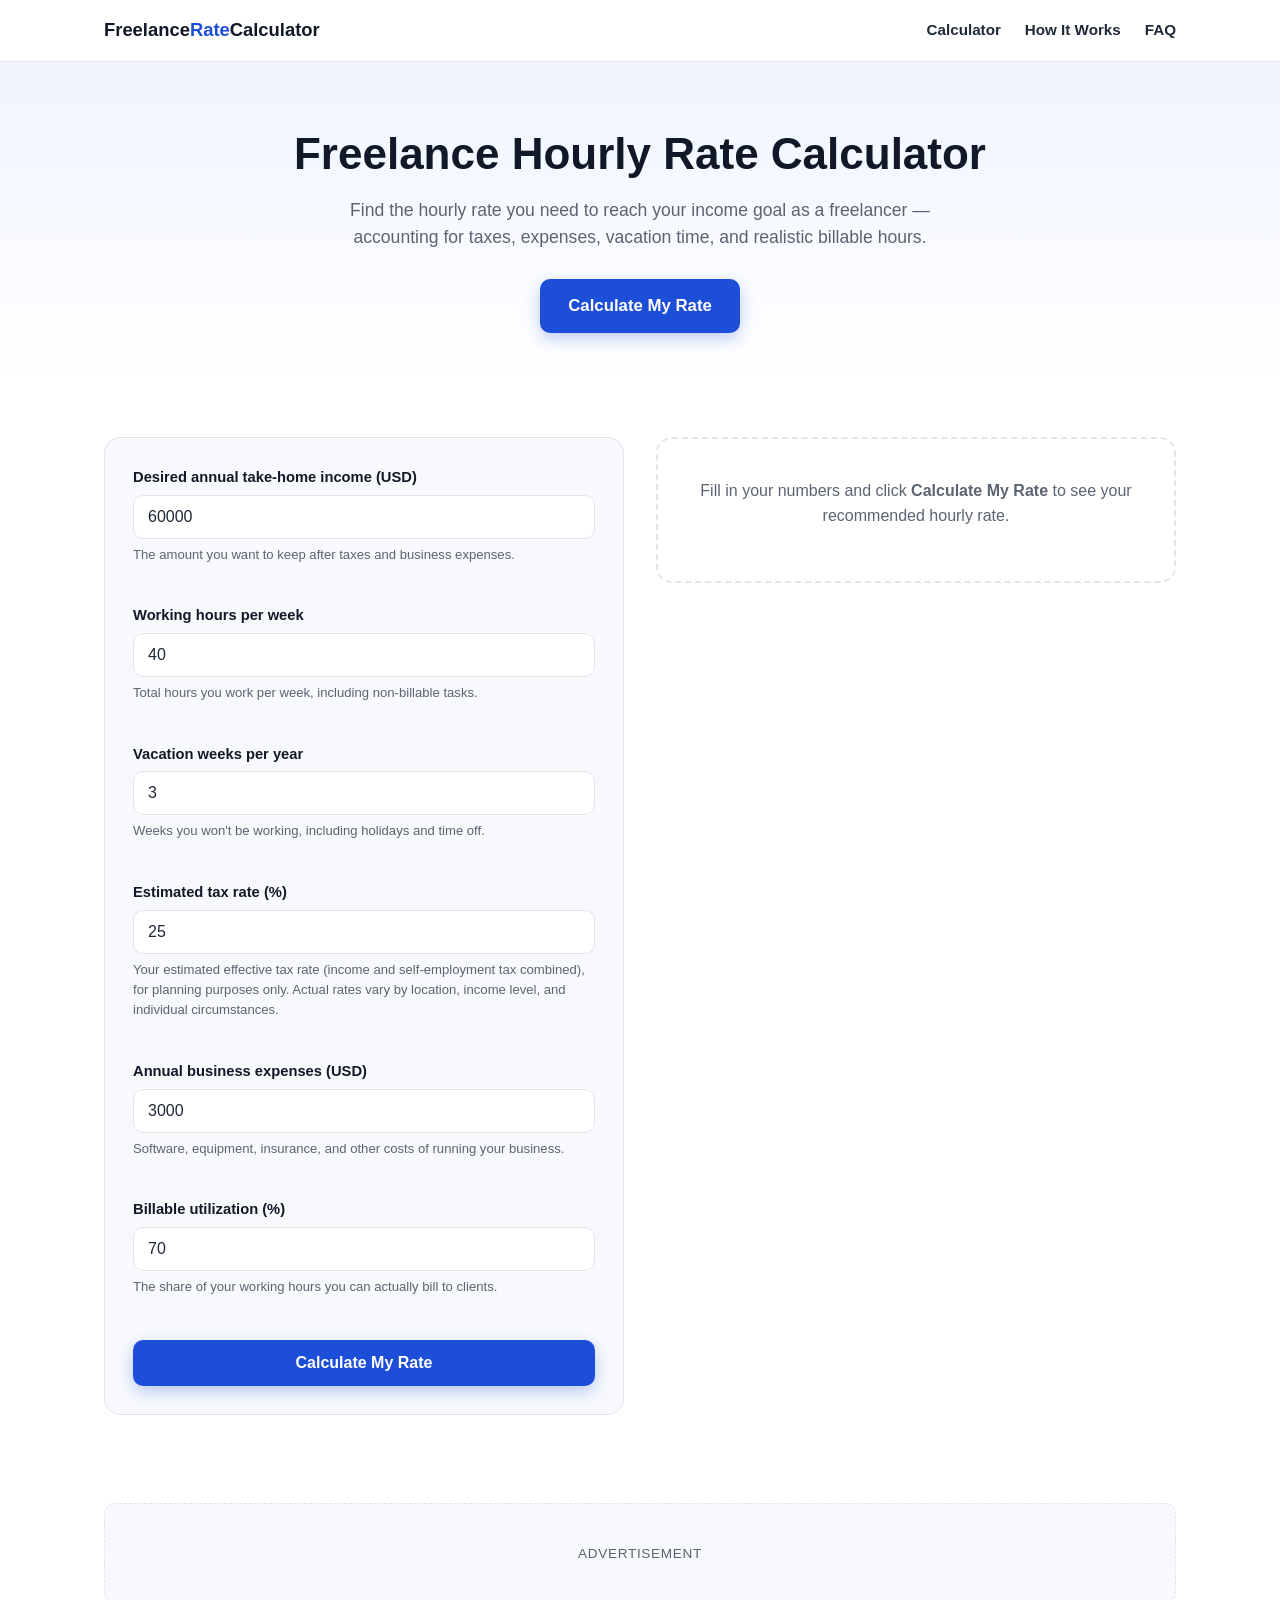
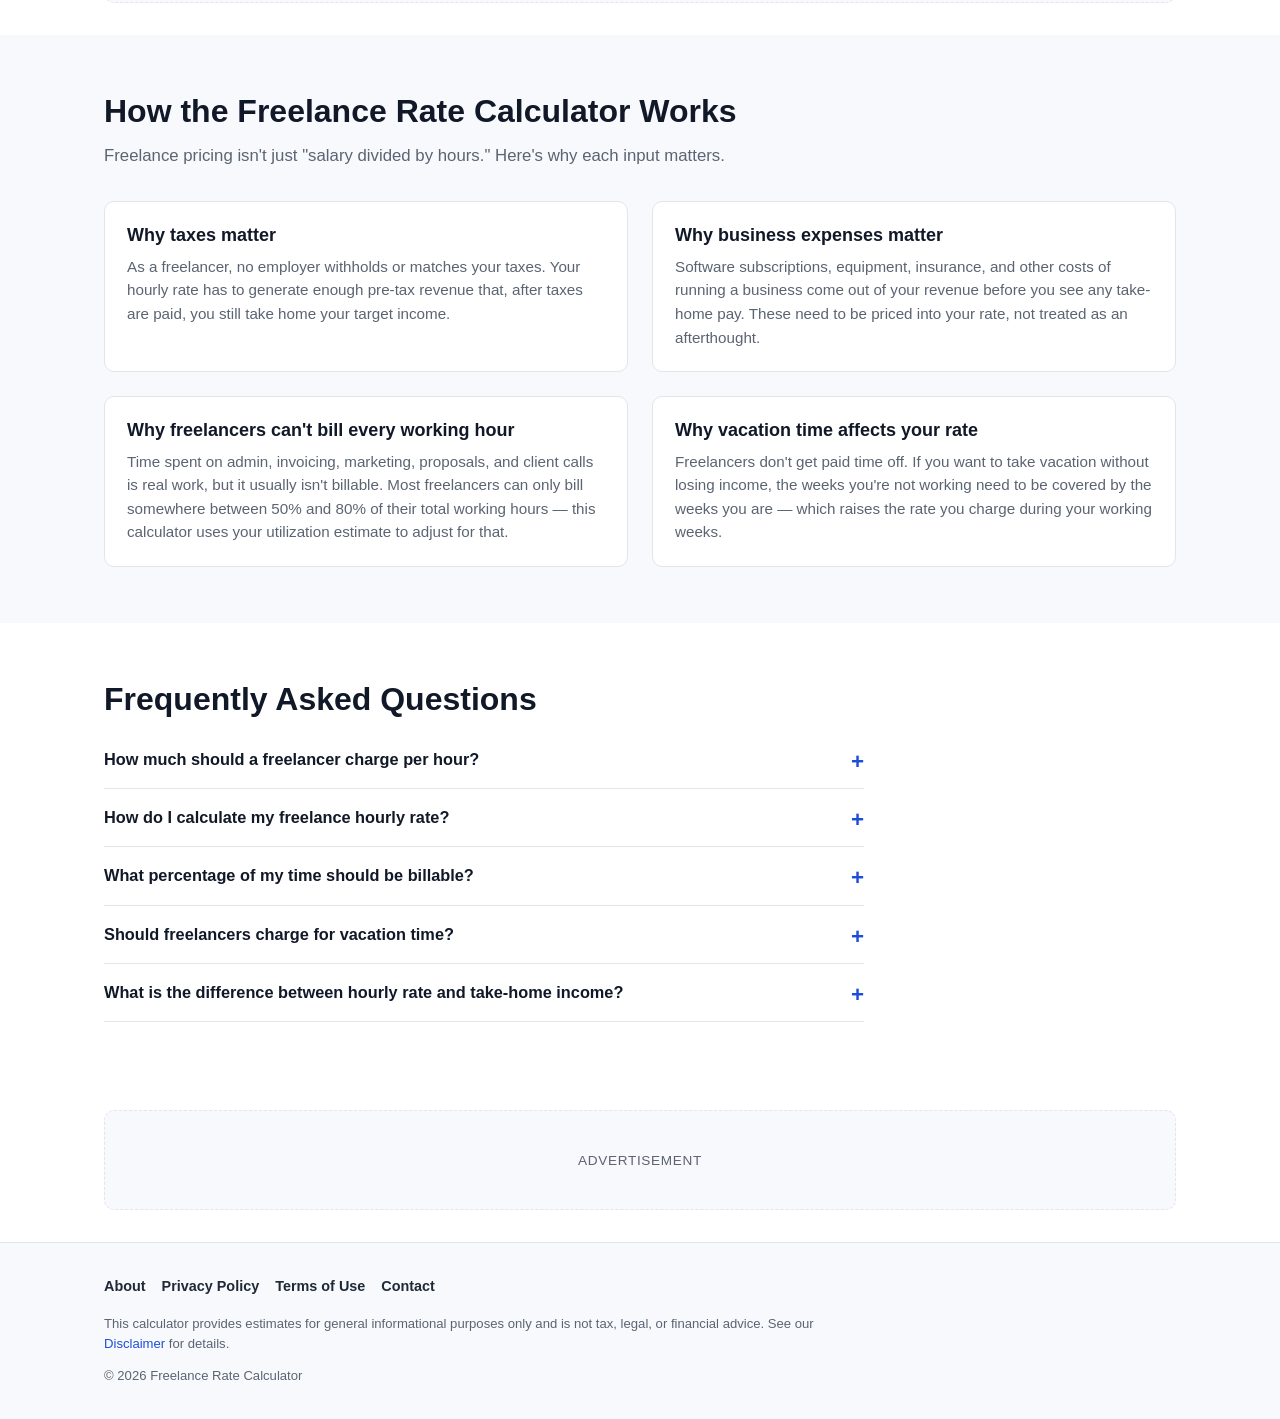
<file: index.html>
<!DOCTYPE html>
<html lang="en">
<head>
<meta charset="UTF-8">
<meta name="viewport" content="width=device-width, initial-scale=1.0">
<title>Freelance Hourly Rate Calculator – Find Your Ideal Rate Free</title>
<meta name="description" content="Calculate the hourly rate you need to charge as a freelancer based on income goals, taxes, expenses, and billable hours. Free, no signup required.">

<!--
  SITE_URL CONFIGURATION
  This site has no build step, so there is no environment variable for
  the domain. Instead, every absolute URL below uses the literal
  placeholder "YOUR_DOMAIN_HERE". Before launch, do a project-wide
  find-and-replace of "YOUR_DOMAIN_HERE" with your real domain
  (e.g. https://freelanceratecalculator.com) across:
    index.html, about.html, privacy.html, terms.html, contact.html,
    sitemap.xml, robots.txt
-->
<link rel="canonical" href="https://YOUR_DOMAIN_HERE/">

<!-- Open Graph -->
<meta property="og:type" content="website">
<meta property="og:title" content="Freelance Hourly Rate Calculator – Find Your Ideal Rate Free">
<meta property="og:description" content="Calculate the hourly rate you need to charge as a freelancer based on income goals, taxes, expenses, and billable hours. Free, no signup required.">
<meta property="og:url" content="https://YOUR_DOMAIN_HERE/">
<meta property="og:site_name" content="Freelance Rate Calculator">
<!-- og:image intentionally omitted: no asset exists yet. Add one (e.g.
     /assets/og-image.png, 1200x630) and restore this tag, along with
     switching twitter:card back to "summary_large_image" below. -->

<!-- Twitter: using "summary" (no image) until an og:image exists -->
<meta name="twitter:card" content="summary">
<meta name="twitter:title" content="Freelance Hourly Rate Calculator – Find Your Ideal Rate Free">
<meta name="twitter:description" content="Calculate the hourly rate you need to charge as a freelancer based on income goals, taxes, expenses, and billable hours.">

<link rel="icon" type="image/svg+xml" href="[data-uri]">
<link rel="stylesheet" href="style.css">

<script type="application/ld+json">
{
  "@context": "https://schema.org",
  "@type": "WebApplication",
  "name": "Freelance Rate Calculator",
  "url": "https://YOUR_DOMAIN_HERE/",
  "applicationCategory": "BusinessApplication",
  "operatingSystem": "Any",
  "offers": {
    "@type": "Offer",
    "price": "0",
    "priceCurrency": "USD"
  },
  "description": "A free calculator that helps freelancers determine the hourly rate they need to charge based on income goals, taxes, business expenses, vacation time, and billable utilization."
}
</script>

<script type="application/ld+json">
{
  "@context": "https://schema.org",
  "@type": "FAQPage",
  "mainEntity": [
    {
      "@type": "Question",
      "name": "How much should a freelancer charge per hour?",
      "acceptedAnswer": {
        "@type": "Answer",
        "text": "It depends on your income goal, taxes, business expenses, and how many hours you can actually bill. Instead of guessing, use a calculation that starts with the annual income you want to take home and works backward to an hourly rate that covers taxes, expenses, and unpaid time."
      }
    },
    {
      "@type": "Question",
      "name": "How do I calculate my freelance hourly rate?",
      "acceptedAnswer": {
        "@type": "Answer",
        "text": "Start with your desired take-home income, add taxes and business expenses to find your required revenue, then divide that by the number of hours you can realistically bill in a year. This calculator does that math for you automatically."
      }
    },
    {
      "@type": "Question",
      "name": "What percentage of my time should be billable?",
      "acceptedAnswer": {
        "@type": "Answer",
        "text": "Most freelancers can only bill 50-80% of their working hours once you account for admin, marketing, client communication, and finding new work. A common starting estimate is 70%, but track your own time to find your real number."
      }
    },
    {
      "@type": "Question",
      "name": "Should freelancers charge for vacation time?",
      "acceptedAnswer": {
        "@type": "Answer",
        "text": "Freelancers don't get paid time off, so vacation weeks need to be built into your rate in advance. This calculator subtracts your vacation weeks from the year, which increases your hourly rate to make up for the weeks you won't be billing."
      }
    },
    {
      "@type": "Question",
      "name": "What is the difference between hourly rate and take-home income?",
      "acceptedAnswer": {
        "@type": "Answer",
        "text": "Take-home income is what you keep after taxes and business expenses. Your hourly rate has to generate enough revenue to cover both of those things and still leave you with your target take-home income."
      }
    }
  ]
}
</script>
</head>
<body>

<a class="skip-link" href="#main-content">Skip to main content</a>

<header class="site-header">
  <div class="container header-inner">
    <a href="/" class="logo">Freelance<span>Rate</span>Calculator</a>
    <nav class="main-nav" aria-label="Main navigation">
      <a href="#calculator">Calculator</a>
      <a href="#how-it-works">How It Works</a>
      <a href="#faq">FAQ</a>
    </nav>
  </div>
</header>

<main id="main-content">

  <section class="hero">
    <div class="container">
      <h1>Freelance Hourly Rate Calculator</h1>
      <p class="hero-sub">Find the hourly rate you need to reach your income goal as a freelancer — accounting for taxes, expenses, vacation time, and realistic billable hours.</p>
      <a href="#calculator" class="btn btn-primary hero-cta">Calculate My Rate</a>
    </div>
  </section>

  <section id="calculator" class="calculator-section">
    <div class="container calculator-grid">

      <form class="calculator-form" id="rate-form" novalidate>
        <h2 class="visually-hidden">Freelance Rate Calculator Inputs</h2>

        <div class="form-group">
          <label for="income">Desired annual take-home income (USD)</label>
          <input type="number" id="income" name="income" inputmode="decimal" min="0" step="100" value="60000" aria-describedby="income-help income-error">
          <p class="field-help" id="income-help">The amount you want to keep after taxes and business expenses.</p>
          <p class="field-error" id="income-error" role="alert"></p>
        </div>

        <div class="form-group">
          <label for="hours">Working hours per week</label>
          <input type="number" id="hours" name="hours" inputmode="decimal" min="0" max="168" step="1" value="40" aria-describedby="hours-help hours-error">
          <p class="field-help" id="hours-help">Total hours you work per week, including non-billable tasks.</p>
          <p class="field-error" id="hours-error" role="alert"></p>
        </div>

        <div class="form-group">
          <label for="vacation">Vacation weeks per year</label>
          <input type="number" id="vacation" name="vacation" inputmode="decimal" min="0" max="51" step="1" value="3" aria-describedby="vacation-help vacation-error">
          <p class="field-help" id="vacation-help">Weeks you won't be working, including holidays and time off.</p>
          <p class="field-error" id="vacation-error" role="alert"></p>
        </div>

        <div class="form-group">
          <label for="tax">Estimated tax rate (%)</label>
          <input type="number" id="tax" name="tax" inputmode="decimal" min="0" max="99" step="1" value="25" aria-describedby="tax-help tax-error">
          <p class="field-help" id="tax-help">Your estimated effective tax rate (income and self-employment tax combined), for planning purposes only. Actual rates vary by location, income level, and individual circumstances.</p>
          <p class="field-error" id="tax-error" role="alert"></p>
        </div>

        <div class="form-group">
          <label for="expenses">Annual business expenses (USD)</label>
          <input type="number" id="expenses" name="expenses" inputmode="decimal" min="0" step="50" value="3000" aria-describedby="expenses-help expenses-error">
          <p class="field-help" id="expenses-help">Software, equipment, insurance, and other costs of running your business.</p>
          <p class="field-error" id="expenses-error" role="alert"></p>
        </div>

        <div class="form-group">
          <label for="utilization">Billable utilization (%)</label>
          <input type="number" id="utilization" name="utilization" inputmode="decimal" min="1" max="100" step="1" value="70" aria-describedby="utilization-help utilization-error">
          <p class="field-help" id="utilization-help">The share of your working hours you can actually bill to clients.</p>
          <p class="field-error" id="utilization-error" role="alert"></p>
        </div>

        <button type="submit" class="btn btn-primary btn-calculate">Calculate My Rate</button>
      </form>

      <div class="results-panel" id="results-panel" aria-live="polite">
        <div class="results-placeholder" id="results-placeholder">
          <p>Fill in your numbers and click <strong>Calculate My Rate</strong> to see your recommended hourly rate.</p>
        </div>

        <div class="results-card" id="results-card" hidden>
          <p class="results-lead">You should charge approximately</p>
          <p class="results-hourly" id="result-hourly">$0/hour</p>
          <p class="results-daily" id="result-daily">$0/day (8-hour workday)</p>

          <dl class="results-breakdown">
            <div class="breakdown-row">
              <dt>Required annual revenue</dt>
              <dd id="result-revenue">$0</dd>
            </div>
            <div class="breakdown-row">
              <dt>Estimated monthly revenue</dt>
              <dd id="result-monthly">$0</dd>
            </div>
            <div class="breakdown-row">
              <dt>Estimated annual billable hours</dt>
              <dd id="result-annual-hours">0</dd>
            </div>
            <div class="breakdown-row">
              <dt>Weekly billable hours</dt>
              <dd id="result-weekly-hours">0</dd>
            </div>
          </dl>

          <p class="results-note">This covers your take-home income, estimated taxes, and business expenses — based on the hours you can realistically bill.</p>
        </div>
      </div>

    </div>
  </section>

  <div class="container">
    <div class="ad-slot" aria-hidden="true">Advertisement</div>
  </div>

  <section id="how-it-works" class="how-it-works">
    <div class="container">
      <h2>How the Freelance Rate Calculator Works</h2>
      <p class="section-intro">Freelance pricing isn't just "salary divided by hours." Here's why each input matters.</p>

      <div class="explanation-grid">
        <article>
          <h3>Why taxes matter</h3>
          <p>As a freelancer, no employer withholds or matches your taxes. Your hourly rate has to generate enough pre-tax revenue that, after taxes are paid, you still take home your target income.</p>
        </article>

        <article>
          <h3>Why business expenses matter</h3>
          <p>Software subscriptions, equipment, insurance, and other costs of running a business come out of your revenue before you see any take-home pay. These need to be priced into your rate, not treated as an afterthought.</p>
        </article>

        <article>
          <h3>Why freelancers can't bill every working hour</h3>
          <p>Time spent on admin, invoicing, marketing, proposals, and client calls is real work, but it usually isn't billable. Most freelancers can only bill somewhere between 50% and 80% of their total working hours — this calculator uses your utilization estimate to adjust for that.</p>
        </article>

        <article>
          <h3>Why vacation time affects your rate</h3>
          <p>Freelancers don't get paid time off. If you want to take vacation without losing income, the weeks you're not working need to be covered by the weeks you are — which raises the rate you charge during your working weeks.</p>
        </article>
      </div>
    </div>
  </section>

  <section id="faq" class="faq">
    <div class="container">
      <h2>Frequently Asked Questions</h2>

      <div class="faq-list">
        <details>
          <summary>How much should a freelancer charge per hour?</summary>
          <p>It depends on your income goal, taxes, business expenses, and how many hours you can actually bill. Instead of guessing, use a calculation that starts with the annual income you want to take home and works backward to an hourly rate that covers taxes, expenses, and unpaid time.</p>
        </details>

        <details>
          <summary>How do I calculate my freelance hourly rate?</summary>
          <p>Start with your desired take-home income, add taxes and business expenses to find your required revenue, then divide that by the number of hours you can realistically bill in a year. This calculator does that math for you automatically.</p>
        </details>

        <details>
          <summary>What percentage of my time should be billable?</summary>
          <p>Most freelancers can only bill 50–80% of their working hours once you account for admin, marketing, client communication, and finding new work. A common starting estimate is 70%, but track your own time to find your real number.</p>
        </details>

        <details>
          <summary>Should freelancers charge for vacation time?</summary>
          <p>Freelancers don't get paid time off, so vacation weeks need to be built into your rate in advance. This calculator subtracts your vacation weeks from the year, which increases your hourly rate to make up for the weeks you won't be billing.</p>
        </details>

        <details>
          <summary>What is the difference between hourly rate and take-home income?</summary>
          <p>Take-home income is what you keep after taxes and business expenses. Your hourly rate has to generate enough revenue to cover both of those things and still leave you with your target take-home income.</p>
        </details>
      </div>
    </div>
  </section>

  <div class="container">
    <div class="ad-slot" aria-hidden="true">Advertisement</div>
  </div>

</main>

<footer class="site-footer">
  <div class="container footer-inner">
    <nav aria-label="Footer navigation">
      <a href="about.html">About</a>
      <a href="privacy.html">Privacy Policy</a>
      <a href="terms.html">Terms of Use</a>
      <a href="contact.html">Contact</a>
    </nav>
    <p class="footer-disclaimer">This calculator provides estimates for general informational purposes only and is not tax, legal, or financial advice. See our <a href="terms.html">Disclaimer</a> for details.</p>
    <p class="footer-copy">&copy; <span id="year"></span> Freelance Rate Calculator</p>
  </div>
</footer>

<script src="script.js"></script>
</body>
</html>
</file>
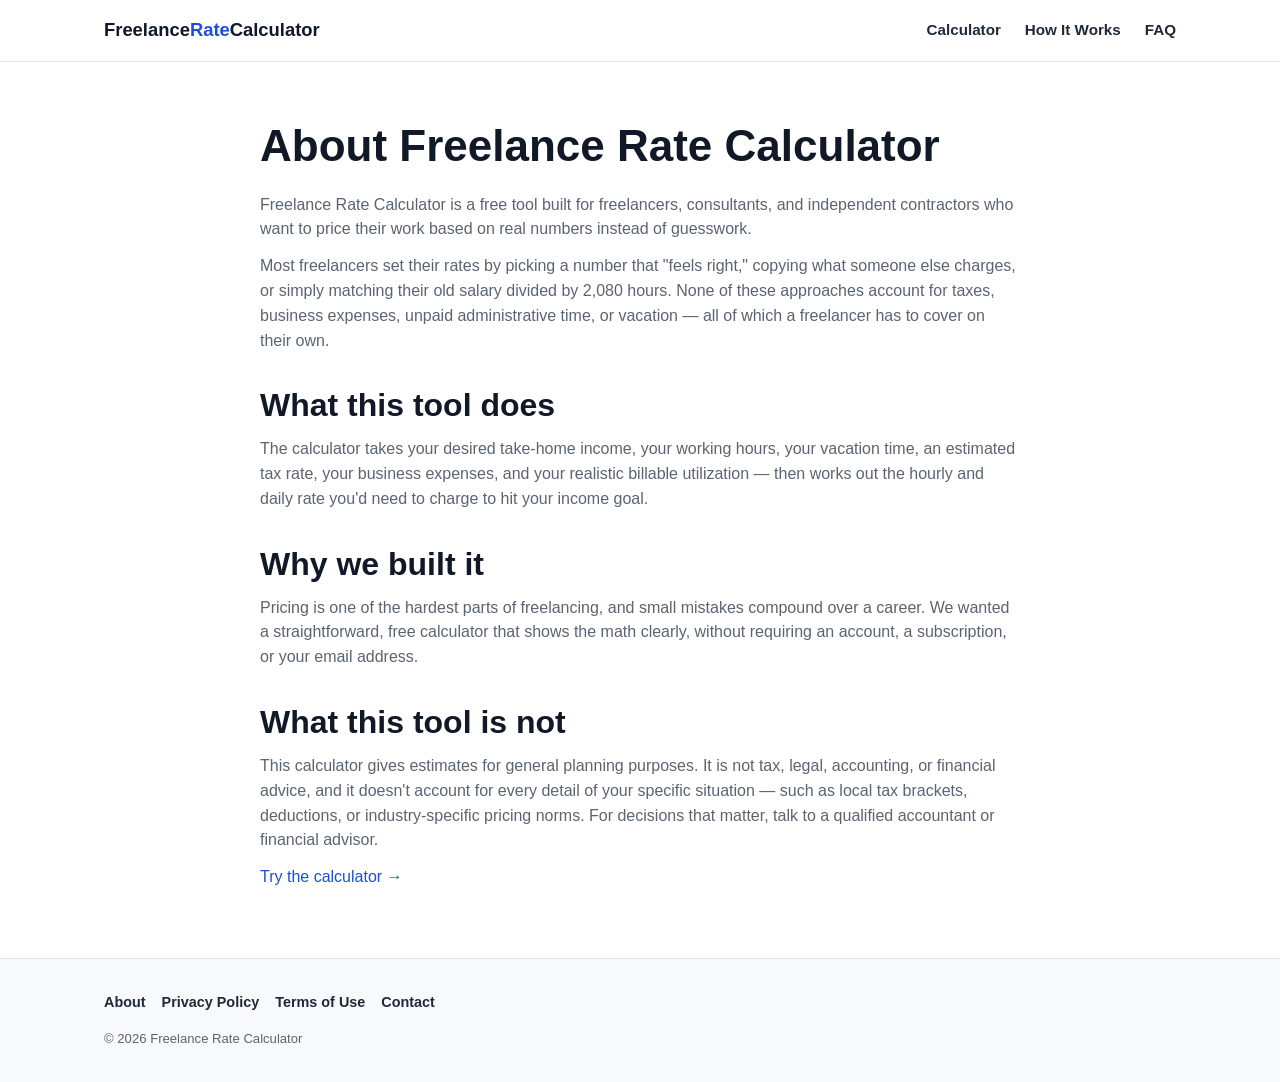
<file: about.html>
<!DOCTYPE html>
<html lang="en">
<head>
<meta charset="UTF-8">
<meta name="viewport" content="width=device-width, initial-scale=1.0">
<title>About – Freelance Rate Calculator</title>
<meta name="description" content="Learn about the Freelance Rate Calculator, a free tool that helps freelancers price their work based on real numbers.">
<!-- See SITE_URL note in index.html: replace YOUR_DOMAIN_HERE before launch -->
<link rel="canonical" href="https://YOUR_DOMAIN_HERE/about.html">
<link rel="stylesheet" href="style.css">
</head>
<body>

<header class="site-header">
  <div class="container header-inner">
    <a href="/" class="logo">Freelance<span>Rate</span>Calculator</a>
    <nav class="main-nav" aria-label="Main navigation">
      <a href="index.html#calculator">Calculator</a>
      <a href="index.html#how-it-works">How It Works</a>
      <a href="index.html#faq">FAQ</a>
    </nav>
  </div>
</header>

<main>
  <div class="container page-content">
    <h1>About Freelance Rate Calculator</h1>

    <p>Freelance Rate Calculator is a free tool built for freelancers, consultants, and independent contractors who want to price their work based on real numbers instead of guesswork.</p>

    <p>Most freelancers set their rates by picking a number that "feels right," copying what someone else charges, or simply matching their old salary divided by 2,080 hours. None of these approaches account for taxes, business expenses, unpaid administrative time, or vacation — all of which a freelancer has to cover on their own.</p>

    <h2>What this tool does</h2>
    <p>The calculator takes your desired take-home income, your working hours, your vacation time, an estimated tax rate, your business expenses, and your realistic billable utilization — then works out the hourly and daily rate you'd need to charge to hit your income goal.</p>

    <h2>Why we built it</h2>
    <p>Pricing is one of the hardest parts of freelancing, and small mistakes compound over a career. We wanted a straightforward, free calculator that shows the math clearly, without requiring an account, a subscription, or your email address.</p>

    <h2>What this tool is not</h2>
    <p>This calculator gives estimates for general planning purposes. It is not tax, legal, accounting, or financial advice, and it doesn't account for every detail of your specific situation — such as local tax brackets, deductions, or industry-specific pricing norms. For decisions that matter, talk to a qualified accountant or financial advisor.</p>

    <p><a href="index.html#calculator">Try the calculator →</a></p>
  </div>
</main>

<footer class="site-footer">
  <div class="container footer-inner">
    <nav aria-label="Footer navigation">
      <a href="about.html">About</a>
      <a href="privacy.html">Privacy Policy</a>
      <a href="terms.html">Terms of Use</a>
      <a href="contact.html">Contact</a>
    </nav>
    <p class="footer-copy">&copy; <span id="year"></span> Freelance Rate Calculator</p>
  </div>
</footer>

<script>document.getElementById("year").textContent = new Date().getFullYear();</script>
</body>
</html>
</file>
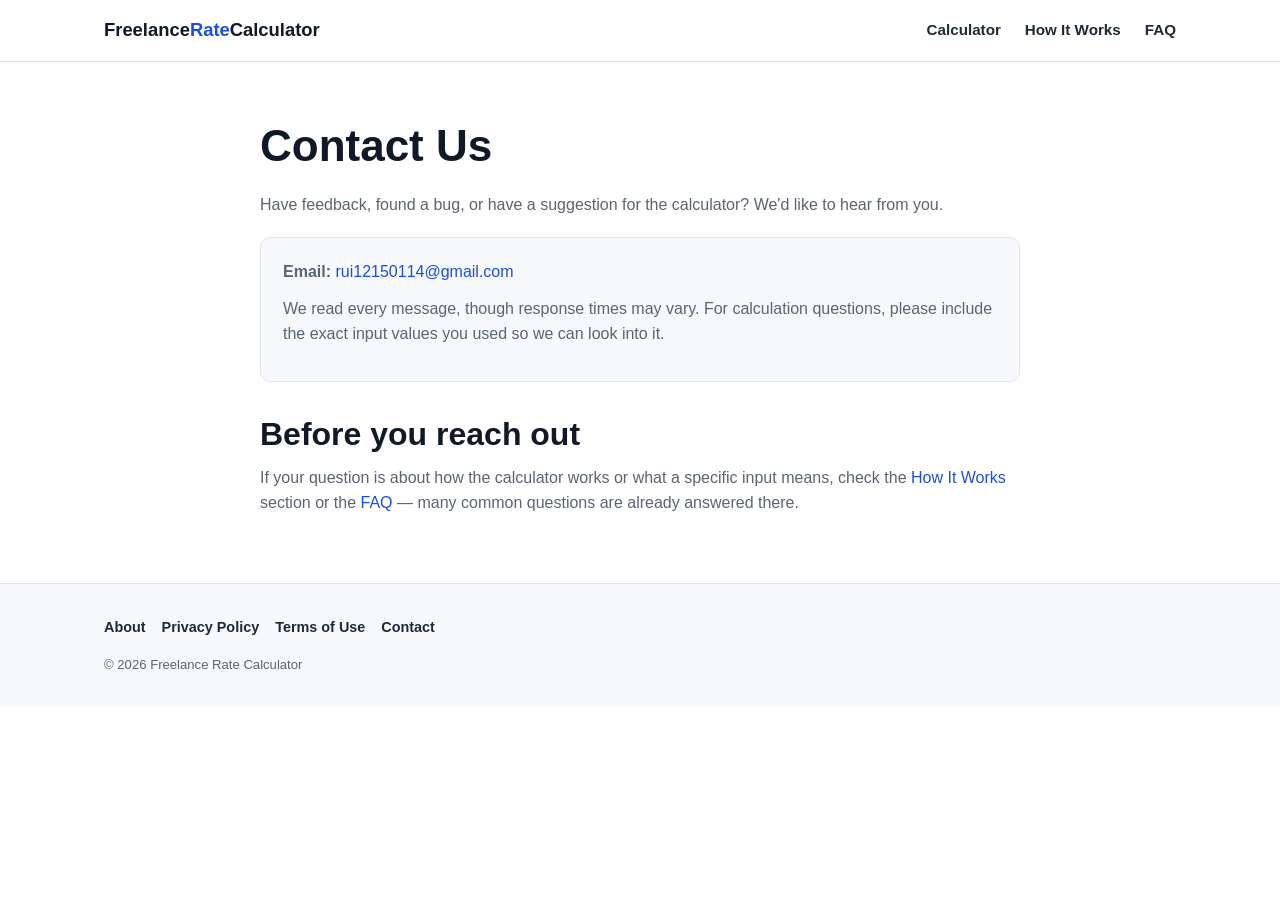
<file: contact.html>
<!DOCTYPE html>
<html lang="en">
<head>
<meta charset="UTF-8">
<meta name="viewport" content="width=device-width, initial-scale=1.0">
<title>Contact – Freelance Rate Calculator</title>
<meta name="description" content="Get in touch with the team behind Freelance Rate Calculator.">
<!-- See SITE_URL note in index.html: replace YOUR_DOMAIN_HERE before launch -->
<link rel="canonical" href="https://YOUR_DOMAIN_HERE/contact.html">
<link rel="stylesheet" href="style.css">
</head>
<body>

<header class="site-header">
  <div class="container header-inner">
    <a href="/" class="logo">Freelance<span>Rate</span>Calculator</a>
    <nav class="main-nav" aria-label="Main navigation">
      <a href="index.html#calculator">Calculator</a>
      <a href="index.html#how-it-works">How It Works</a>
      <a href="index.html#faq">FAQ</a>
    </nav>
  </div>
</header>

<main>
  <div class="container page-content">
    <h1>Contact Us</h1>

    <p>Have feedback, found a bug, or have a suggestion for the calculator? We'd like to hear from you.</p>

    <div class="contact-info">
      <p><strong>Email:</strong> <a href="mailto:rui12150114@gmail.com">rui12150114@gmail.com</a></p>
      <p>We read every message, though response times may vary. For calculation questions, please include the exact input values you used so we can look into it.</p>
    </div>

    <h2>Before you reach out</h2>
    <p>If your question is about how the calculator works or what a specific input means, check the <a href="index.html#how-it-works">How It Works</a> section or the <a href="index.html#faq">FAQ</a> — many common questions are already answered there.</p>
  </div>
</main>

<footer class="site-footer">
  <div class="container footer-inner">
    <nav aria-label="Footer navigation">
      <a href="about.html">About</a>
      <a href="privacy.html">Privacy Policy</a>
      <a href="terms.html">Terms of Use</a>
      <a href="contact.html">Contact</a>
    </nav>
    <p class="footer-copy">&copy; <span id="year"></span> Freelance Rate Calculator</p>
  </div>
</footer>

<script>document.getElementById("year").textContent = new Date().getFullYear();</script>
</body>
</html>
</file>
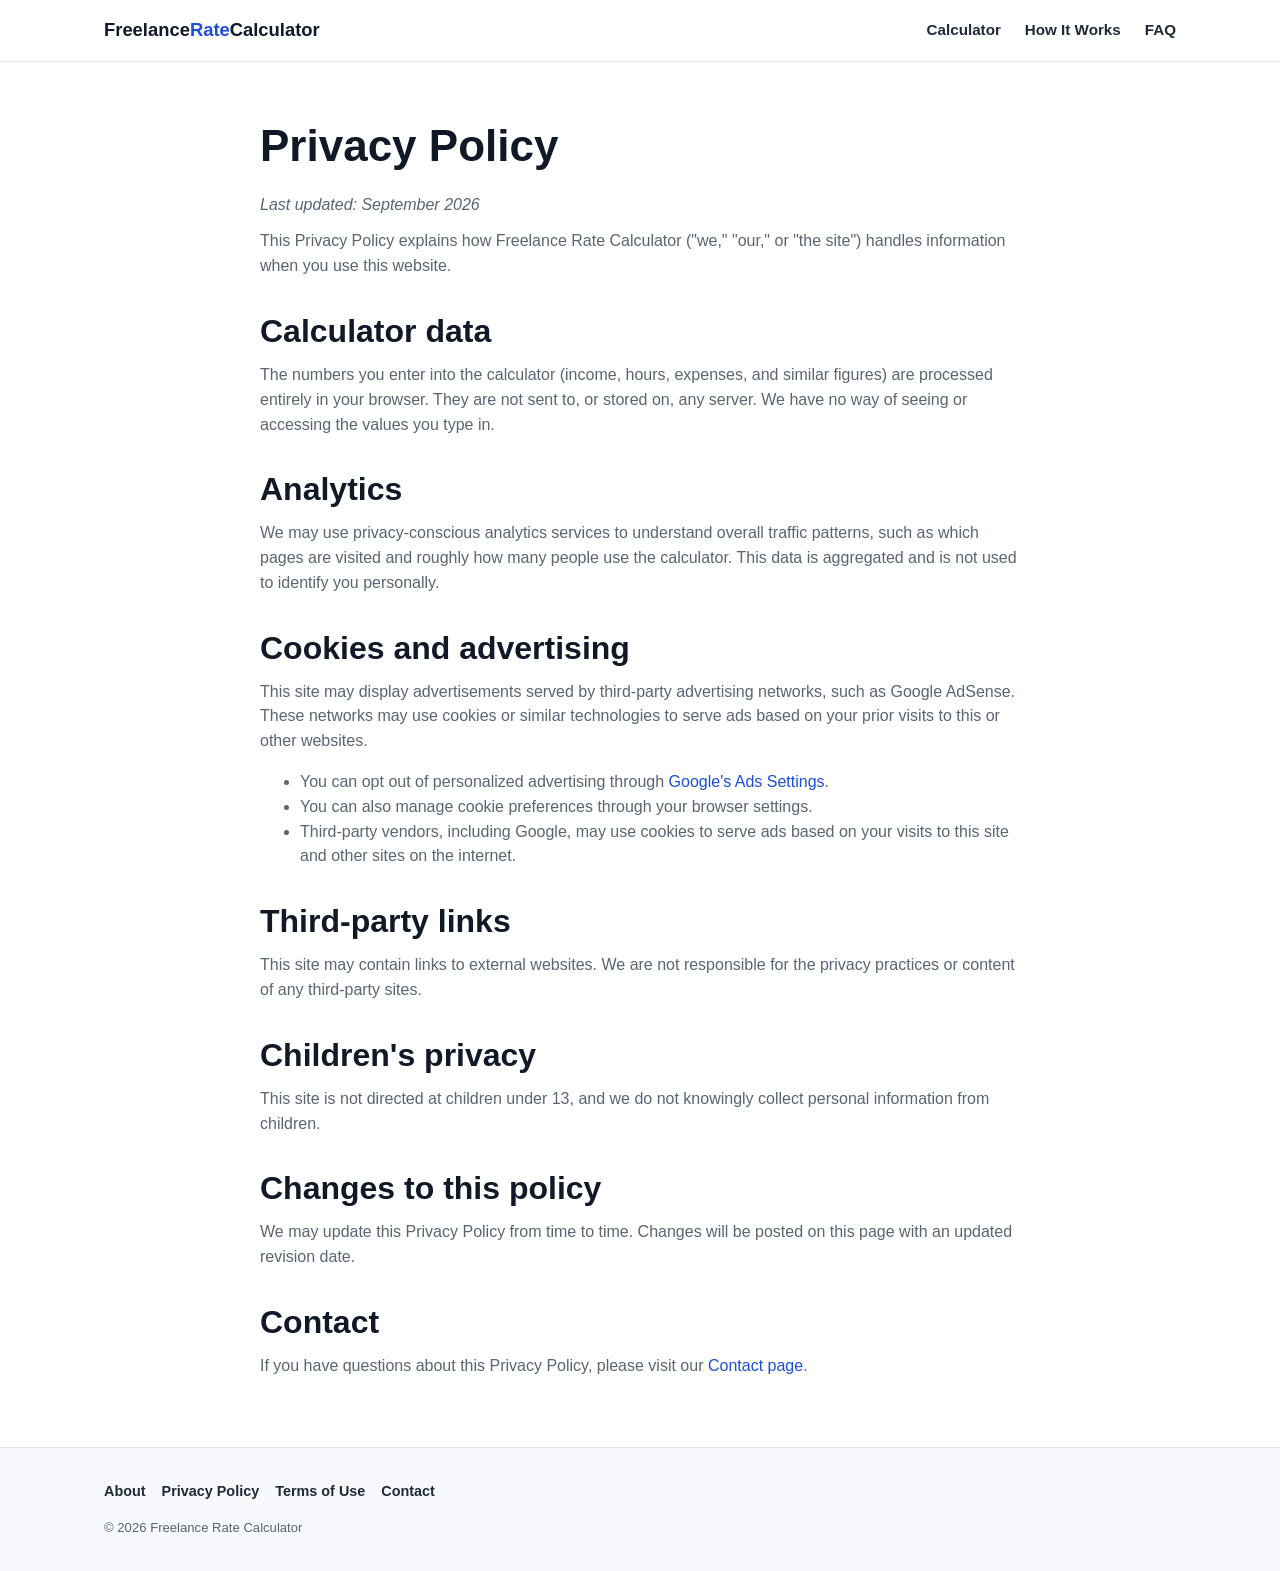
<file: privacy.html>
<!DOCTYPE html>
<html lang="en">
<head>
<meta charset="UTF-8">
<meta name="viewport" content="width=device-width, initial-scale=1.0">
<title>Privacy Policy – Freelance Rate Calculator</title>
<meta name="description" content="Privacy policy for Freelance Rate Calculator, covering data collection, cookies, and advertising.">
<!-- See SITE_URL note in index.html: replace YOUR_DOMAIN_HERE before launch -->
<link rel="canonical" href="https://YOUR_DOMAIN_HERE/privacy.html">
<link rel="stylesheet" href="style.css">
</head>
<body>

<header class="site-header">
  <div class="container header-inner">
    <a href="/" class="logo">Freelance<span>Rate</span>Calculator</a>
    <nav class="main-nav" aria-label="Main navigation">
      <a href="index.html#calculator">Calculator</a>
      <a href="index.html#how-it-works">How It Works</a>
      <a href="index.html#faq">FAQ</a>
    </nav>
  </div>
</header>

<main>
  <div class="container page-content">
    <h1>Privacy Policy</h1>
    <p><em>Last updated: September 2026</em></p>

    <p>This Privacy Policy explains how Freelance Rate Calculator ("we," "our," or "the site") handles information when you use this website.</p>

    <h2>Calculator data</h2>
    <p>The numbers you enter into the calculator (income, hours, expenses, and similar figures) are processed entirely in your browser. They are not sent to, or stored on, any server. We have no way of seeing or accessing the values you type in.</p>

    <h2>Analytics</h2>
    <p>We may use privacy-conscious analytics services to understand overall traffic patterns, such as which pages are visited and roughly how many people use the calculator. This data is aggregated and is not used to identify you personally.</p>

    <h2>Cookies and advertising</h2>
    <p>This site may display advertisements served by third-party advertising networks, such as Google AdSense. These networks may use cookies or similar technologies to serve ads based on your prior visits to this or other websites.</p>
    <ul>
      <li>You can opt out of personalized advertising through <a href="https://adssettings.google.com" target="_blank" rel="noopener noreferrer">Google's Ads Settings</a>.</li>
      <li>You can also manage cookie preferences through your browser settings.</li>
      <li>Third-party vendors, including Google, may use cookies to serve ads based on your visits to this site and other sites on the internet.</li>
    </ul>

    <h2>Third-party links</h2>
    <p>This site may contain links to external websites. We are not responsible for the privacy practices or content of any third-party sites.</p>

    <h2>Children's privacy</h2>
    <p>This site is not directed at children under 13, and we do not knowingly collect personal information from children.</p>

    <h2>Changes to this policy</h2>
    <p>We may update this Privacy Policy from time to time. Changes will be posted on this page with an updated revision date.</p>

    <h2>Contact</h2>
    <p>If you have questions about this Privacy Policy, please visit our <a href="contact.html">Contact page</a>.</p>
  </div>
</main>

<footer class="site-footer">
  <div class="container footer-inner">
    <nav aria-label="Footer navigation">
      <a href="about.html">About</a>
      <a href="privacy.html">Privacy Policy</a>
      <a href="terms.html">Terms of Use</a>
      <a href="contact.html">Contact</a>
    </nav>
    <p class="footer-copy">&copy; <span id="year"></span> Freelance Rate Calculator</p>
  </div>
</footer>

<script>document.getElementById("year").textContent = new Date().getFullYear();</script>
</body>
</html>
</file>
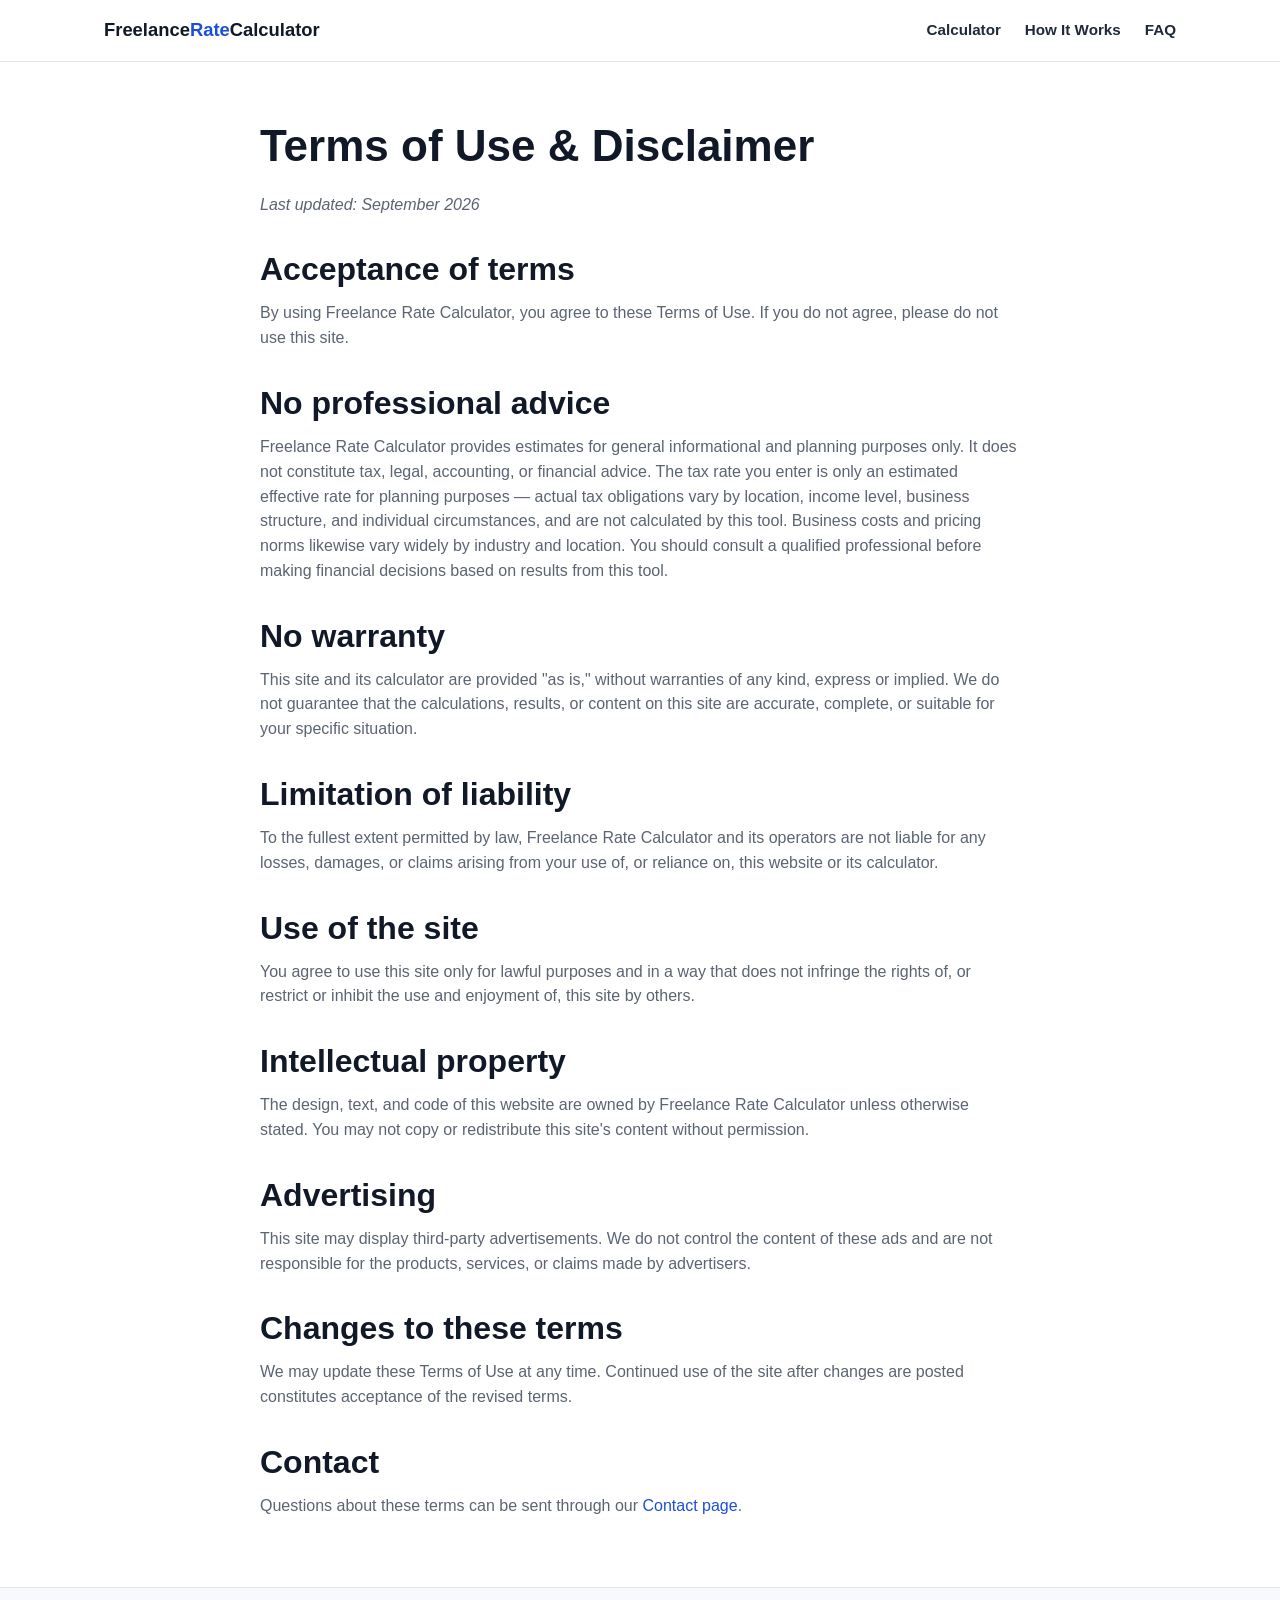
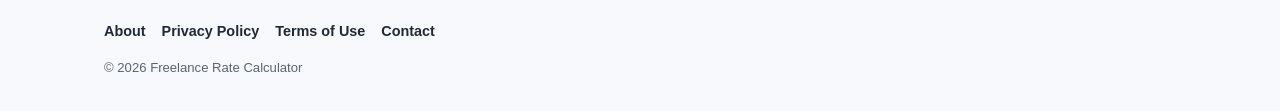
<file: terms.html>
<!DOCTYPE html>
<html lang="en">
<head>
<meta charset="UTF-8">
<meta name="viewport" content="width=device-width, initial-scale=1.0">
<title>Terms of Use & Disclaimer – Freelance Rate Calculator</title>
<meta name="description" content="Terms of use and disclaimer for Freelance Rate Calculator, a free tool for estimating freelance hourly rates.">
<!-- See SITE_URL note in index.html: replace YOUR_DOMAIN_HERE before launch -->
<link rel="canonical" href="https://YOUR_DOMAIN_HERE/terms.html">
<link rel="stylesheet" href="style.css">
</head>
<body>

<header class="site-header">
  <div class="container header-inner">
    <a href="/" class="logo">Freelance<span>Rate</span>Calculator</a>
    <nav class="main-nav" aria-label="Main navigation">
      <a href="index.html#calculator">Calculator</a>
      <a href="index.html#how-it-works">How It Works</a>
      <a href="index.html#faq">FAQ</a>
    </nav>
  </div>
</header>

<main>
  <div class="container page-content">
    <h1>Terms of Use & Disclaimer</h1>
    <p><em>Last updated: September 2026</em></p>

    <h2>Acceptance of terms</h2>
    <p>By using Freelance Rate Calculator, you agree to these Terms of Use. If you do not agree, please do not use this site.</p>

    <h2>No professional advice</h2>
    <p>Freelance Rate Calculator provides estimates for general informational and planning purposes only. It does not constitute tax, legal, accounting, or financial advice. The tax rate you enter is only an estimated effective rate for planning purposes — actual tax obligations vary by location, income level, business structure, and individual circumstances, and are not calculated by this tool. Business costs and pricing norms likewise vary widely by industry and location. You should consult a qualified professional before making financial decisions based on results from this tool.</p>

    <h2>No warranty</h2>
    <p>This site and its calculator are provided "as is," without warranties of any kind, express or implied. We do not guarantee that the calculations, results, or content on this site are accurate, complete, or suitable for your specific situation.</p>

    <h2>Limitation of liability</h2>
    <p>To the fullest extent permitted by law, Freelance Rate Calculator and its operators are not liable for any losses, damages, or claims arising from your use of, or reliance on, this website or its calculator.</p>

    <h2>Use of the site</h2>
    <p>You agree to use this site only for lawful purposes and in a way that does not infringe the rights of, or restrict or inhibit the use and enjoyment of, this site by others.</p>

    <h2>Intellectual property</h2>
    <p>The design, text, and code of this website are owned by Freelance Rate Calculator unless otherwise stated. You may not copy or redistribute this site's content without permission.</p>

    <h2>Advertising</h2>
    <p>This site may display third-party advertisements. We do not control the content of these ads and are not responsible for the products, services, or claims made by advertisers.</p>

    <h2>Changes to these terms</h2>
    <p>We may update these Terms of Use at any time. Continued use of the site after changes are posted constitutes acceptance of the revised terms.</p>

    <h2>Contact</h2>
    <p>Questions about these terms can be sent through our <a href="contact.html">Contact page</a>.</p>
  </div>
</main>

<footer class="site-footer">
  <div class="container footer-inner">
    <nav aria-label="Footer navigation">
      <a href="about.html">About</a>
      <a href="privacy.html">Privacy Policy</a>
      <a href="terms.html">Terms of Use</a>
      <a href="contact.html">Contact</a>
    </nav>
    <p class="footer-copy">&copy; <span id="year"></span> Freelance Rate Calculator</p>
  </div>
</footer>

<script>document.getElementById("year").textContent = new Date().getFullYear();</script>
</body>
</html>
</file>
<file: style.css>
/* ---------------------------------------
   Freelance Rate Calculator — Stylesheet
--------------------------------------- */

:root {
  --color-primary: #1d4ed8;
  --color-primary-dark: #1e3a8a;
  --color-primary-light: #eff4ff;
  --color-accent: #0d9488;
  --color-text: #1f2937;
  --color-text-muted: #5b6472;
  --color-border: #e2e5ea;
  --color-bg: #ffffff;
  --color-bg-soft: #f7f9fc;
  --color-error: #b42318;
  --color-error-bg: #fef2f1;
  --radius-md: 10px;
  --radius-lg: 16px;
  --shadow-card: 0 4px 20px rgba(20, 30, 60, 0.08);
  --max-width: 1120px;
  --font-body: -apple-system, BlinkMacSystemFont, "Segoe UI", Roboto, Helvetica, Arial, sans-serif;
}

* {
  box-sizing: border-box;
}

html {
  scroll-behavior: smooth;
}

body {
  margin: 0;
  font-family: var(--font-body);
  color: var(--color-text);
  background: var(--color-bg);
  line-height: 1.55;
  -webkit-font-smoothing: antialiased;
}

.container {
  max-width: var(--max-width);
  margin: 0 auto;
  padding: 0 24px;
}

h1, h2, h3 {
  line-height: 1.25;
  font-weight: 700;
  color: #111827;
}

h1 {
  font-size: clamp(2rem, 4vw, 2.75rem);
  margin: 0 0 16px;
}

h2 {
  font-size: clamp(1.5rem, 3vw, 2rem);
  margin: 0 0 12px;
}

h3 {
  font-size: 1.125rem;
  margin: 0 0 8px;
}

p {
  margin: 0 0 12px;
  color: var(--color-text-muted);
}

a {
  color: var(--color-primary);
  text-decoration: none;
}

a:hover {
  text-decoration: underline;
}

.visually-hidden {
  position: absolute;
  width: 1px;
  height: 1px;
  padding: 0;
  margin: -1px;
  overflow: hidden;
  clip: rect(0, 0, 0, 0);
  white-space: nowrap;
  border: 0;
}

.skip-link {
  position: absolute;
  left: -9999px;
  top: 0;
  background: var(--color-primary);
  color: #fff;
  padding: 10px 16px;
  z-index: 100;
  border-radius: 0 0 8px 0;
}

.skip-link:focus {
  left: 0;
}

/* Focus states */
a:focus-visible,
button:focus-visible,
input:focus-visible,
summary:focus-visible {
  outline: 3px solid var(--color-accent);
  outline-offset: 2px;
}

/* ---------- Header ---------- */

.site-header {
  border-bottom: 1px solid var(--color-border);
  position: sticky;
  top: 0;
  background: rgba(255, 255, 255, 0.95);
  backdrop-filter: saturate(180%) blur(6px);
  z-index: 50;
}

/* Anchor targets need top offset room so the sticky header doesn't cover
   the heading/content when a nav link (#calculator, #how-it-works, #faq)
   jumps the page straight to that section. Without this, the top of each
   target section renders underneath the fixed header. The value is a bit
   larger than the header's typical rendered height (~64-70px) to leave a
   small safety margin across browsers/font-size settings. */
#calculator,
#how-it-works,
#faq {
  scroll-margin-top: 88px;
}

.header-inner {
  display: flex;
  align-items: center;
  justify-content: space-between;
  padding-top: 16px;
  padding-bottom: 16px;
}

.logo {
  font-weight: 800;
  font-size: 1.15rem;
  color: #111827;
}

.logo span {
  color: var(--color-primary);
}

.logo:hover {
  text-decoration: none;
}

.main-nav {
  display: flex;
  gap: 24px;
}

.main-nav a {
  color: var(--color-text);
  font-weight: 600;
  font-size: 0.95rem;
}

.main-nav a:hover {
  color: var(--color-primary);
}

/* ---------- Small-screen header (320px–480px) ----------
   Without this, "FreelanceRateCalculator" plus three nav links don't
   fit on one line under ~480px. Flex items default to min-width: auto,
   so they don't shrink to fit — the row overflows the viewport instead
   of wrapping, causing horizontal scrolling. This wraps the nav onto
   its own line below the logo and trims sizes so both stay within the
   viewport with no horizontal scroll. */
@media (max-width: 480px) {
  .header-inner {
    flex-wrap: wrap;
    justify-content: center;
    row-gap: 8px;
    padding-top: 12px;
    padding-bottom: 12px;
  }

  .logo {
    font-size: 1rem;
  }

  .main-nav {
    width: 100%;
    justify-content: center;
    gap: 16px;
  }

  .main-nav a {
    font-size: 0.88rem;
  }

  /* The header is taller once it wraps to two lines, so anchor-jump
     targets need more clearance than the 88px used on wider screens,
     or the wrapped header would still cover part of the section. */
  #calculator,
  #how-it-works,
  #faq {
    scroll-margin-top: 112px;
  }
}

/* ---------- Hero ---------- */

.hero {
  padding: 64px 0 48px;
  background: linear-gradient(180deg, var(--color-primary-light) 0%, #ffffff 100%);
  text-align: center;
}

.hero-sub {
  max-width: 620px;
  margin: 0 auto 28px;
  font-size: 1.1rem;
}

.btn {
  display: inline-block;
  border: none;
  border-radius: var(--radius-md);
  padding: 14px 28px;
  font-size: 1rem;
  font-weight: 700;
  cursor: pointer;
  transition: transform 0.06s ease, box-shadow 0.15s ease, background 0.15s ease;
}

.btn-primary {
  background: var(--color-primary);
  color: #fff;
  box-shadow: 0 6px 16px rgba(29, 78, 216, 0.28);
}

.btn-primary:hover {
  background: var(--color-primary-dark);
  text-decoration: none;
}

.btn-primary:active {
  transform: translateY(1px);
}

.hero-cta {
  font-size: 1.05rem;
}

/* ---------- Calculator ---------- */

.calculator-section {
  padding: 56px 0;
}

.calculator-grid {
  display: grid;
  grid-template-columns: 1fr;
  gap: 32px;
}

@media (min-width: 860px) {
  .calculator-grid {
    grid-template-columns: 1fr 1fr;
    align-items: start;
  }
}

.calculator-form {
  background: var(--color-bg-soft);
  border: 1px solid var(--color-border);
  border-radius: var(--radius-lg);
  padding: 28px;
}

.form-group {
  margin-bottom: 20px;
}

.form-group label {
  display: block;
  font-weight: 700;
  font-size: 0.92rem;
  margin-bottom: 6px;
  color: #111827;
}

.form-group input {
  width: 100%;
  padding: 12px 14px;
  font-size: 1rem;
  border: 1.5px solid var(--color-border);
  border-radius: var(--radius-md);
  background: #fff;
  color: var(--color-text);
}

.form-group input:focus {
  border-color: var(--color-primary);
}

.field-help {
  font-size: 0.82rem;
  margin: 6px 0 0;
  color: var(--color-text-muted);
}

.field-error {
  font-size: 0.82rem;
  margin: 6px 0 0;
  color: var(--color-error);
  font-weight: 600;
  min-height: 1em;
}

.form-group.has-error input {
  border-color: var(--color-error);
  background: var(--color-error-bg);
}

.btn-calculate {
  width: 100%;
  margin-top: 4px;
}

/* ---------- Results ---------- */

.results-panel {
  position: relative;
}

.results-placeholder {
  border: 2px dashed var(--color-border);
  border-radius: var(--radius-lg);
  padding: 40px 28px;
  text-align: center;
  color: var(--color-text-muted);
  height: 100%;
  display: flex;
  align-items: center;
  justify-content: center;
}

.results-card {
  /* Narrower gradient range (0%–100%, darker blue endpoint) than before.
     The previous #1d4ed8 endpoint combined with the light-blue label
     color (#cbd8ff) measured only ~4.7:1 contrast at the bluest part of
     the card — technically passing WCAG AA (4.5:1) but with almost no
     safety margin for a card that carries the page's primary result.
     #163ca8 keeps the same visual direction with a safer margin. */
  background: linear-gradient(180deg, #0f172a 0%, #163ca8 100%);
  border-radius: var(--radius-lg);
  padding: 32px 28px;
  color: #fff;
  box-shadow: var(--shadow-card);
}

.results-lead {
  margin: 0;
  font-size: 0.95rem;
  color: #dbe6ff;
  font-weight: 600;
}

.results-hourly {
  margin: 4px 0 0;
  font-size: clamp(2.4rem, 6vw, 3.2rem);
  font-weight: 800;
  line-height: 1.1;
}

.results-daily {
  margin: 0 0 20px;
  font-size: 1.05rem;
  color: #dbe6ff;
  font-weight: 600;
}

.results-breakdown {
  margin: 0 0 16px;
  border-top: 1px solid rgba(255, 255, 255, 0.2);
  padding-top: 16px;
}

.breakdown-row {
  display: flex;
  justify-content: space-between;
  align-items: baseline;
  padding: 8px 0;
  border-bottom: 1px solid rgba(255, 255, 255, 0.12);
  gap: 12px;
}

.breakdown-row:last-child {
  border-bottom: none;
}

.breakdown-row dt {
  font-size: 0.88rem;
  color: #dbe6ff;
}

.breakdown-row dd {
  margin: 0;
  font-weight: 700;
  font-size: 1rem;
  text-align: right;
  white-space: nowrap;
}

.results-note {
  margin: 0;
  font-size: 0.82rem;
  color: #dbe6ff;
}

/* ---------- Ad slots ---------- */

.ad-slot {
  min-height: 100px;
  margin: 32px 0;
  border: 1px dashed var(--color-border);
  border-radius: var(--radius-md);
  display: flex;
  align-items: center;
  justify-content: center;
  color: var(--color-text-muted);
  font-size: 0.85rem;
  letter-spacing: 0.05em;
  text-transform: uppercase;
  background: var(--color-bg-soft);
}

/* ---------- How it works ---------- */

.how-it-works {
  padding: 56px 0;
  background: var(--color-bg-soft);
}

.section-intro {
  max-width: 640px;
  font-size: 1.05rem;
  margin-bottom: 32px;
}

.explanation-grid {
  display: grid;
  grid-template-columns: 1fr;
  gap: 24px;
}

@media (min-width: 700px) {
  .explanation-grid {
    grid-template-columns: 1fr 1fr;
  }
}

.explanation-grid article {
  background: #fff;
  border: 1px solid var(--color-border);
  border-radius: var(--radius-md);
  padding: 22px;
}

.explanation-grid p {
  margin: 0;
  font-size: 0.95rem;
}

/* ---------- FAQ ---------- */

.faq {
  padding: 56px 0;
}

.faq-list {
  max-width: 760px;
}

.faq-list details {
  border-bottom: 1px solid var(--color-border);
  padding: 16px 0;
}

.faq-list summary {
  font-weight: 700;
  cursor: pointer;
  color: #111827;
  font-size: 1.02rem;
  list-style: none;
  position: relative;
  padding-right: 28px;
}

.faq-list summary::-webkit-details-marker {
  display: none;
}

.faq-list summary::after {
  content: "+";
  position: absolute;
  right: 0;
  top: -2px;
  font-size: 1.4rem;
  color: var(--color-primary);
}

.faq-list details[open] summary::after {
  content: "\2212";
}

.faq-list details p {
  margin: 12px 0 0;
  font-size: 0.95rem;
}

/* ---------- Footer ---------- */

.site-footer {
  border-top: 1px solid var(--color-border);
  padding: 32px 0;
  background: var(--color-bg-soft);
}

.footer-inner nav {
  display: flex;
  flex-wrap: wrap;
  gap: 16px;
  margin-bottom: 16px;
}

.footer-inner nav a {
  font-size: 0.9rem;
  font-weight: 600;
  color: var(--color-text);
}

.footer-disclaimer {
  font-size: 0.82rem;
  max-width: 720px;
}

.footer-copy {
  font-size: 0.82rem;
  margin: 0;
}

/* ---------- Simple pages (about/privacy/terms/contact) ---------- */

.page-content {
  padding: 56px 0;
  max-width: 760px;
  margin: 0 auto;
}

.page-content h1 {
  margin-bottom: 20px;
}

.page-content h2 {
  margin-top: 32px;
}

.page-content ul {
  color: var(--color-text-muted);
}

.contact-info {
  background: var(--color-bg-soft);
  border: 1px solid var(--color-border);
  border-radius: var(--radius-md);
  padding: 22px;
  margin-top: 20px;
}
</file>
